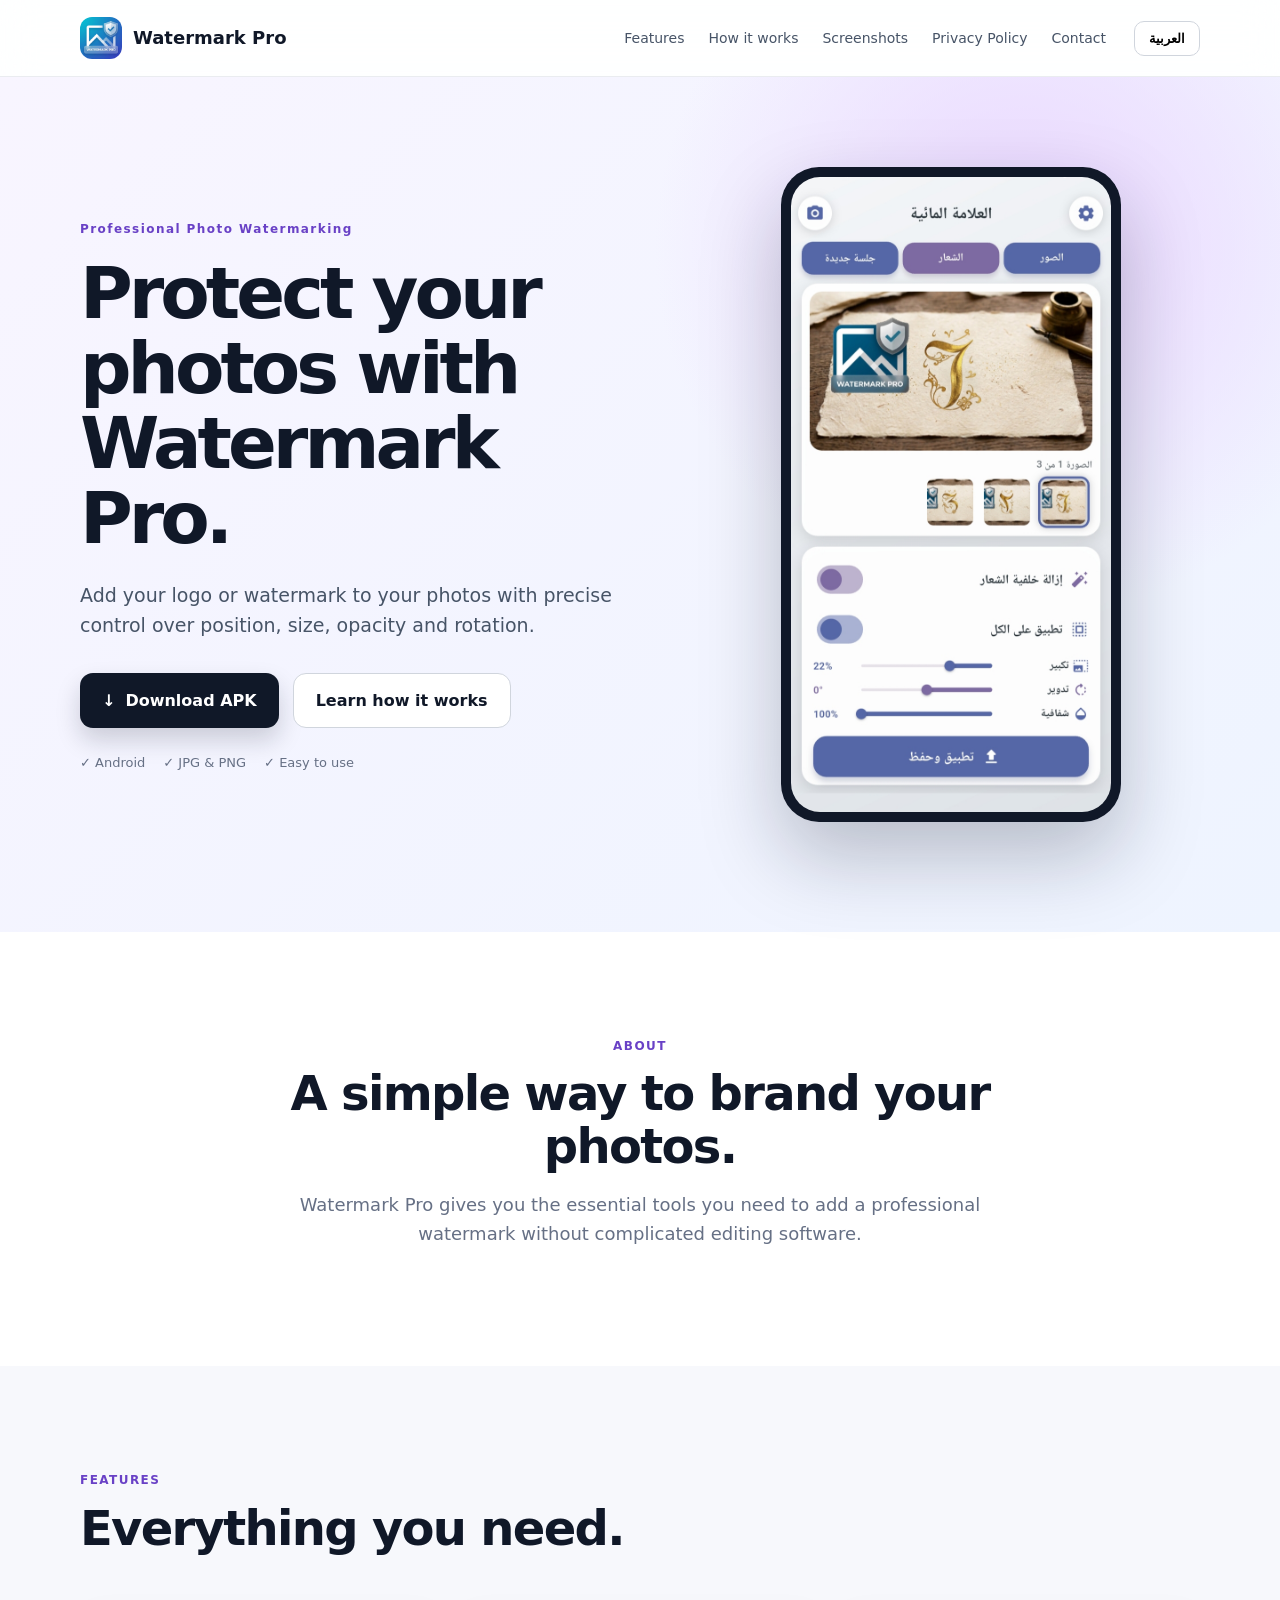
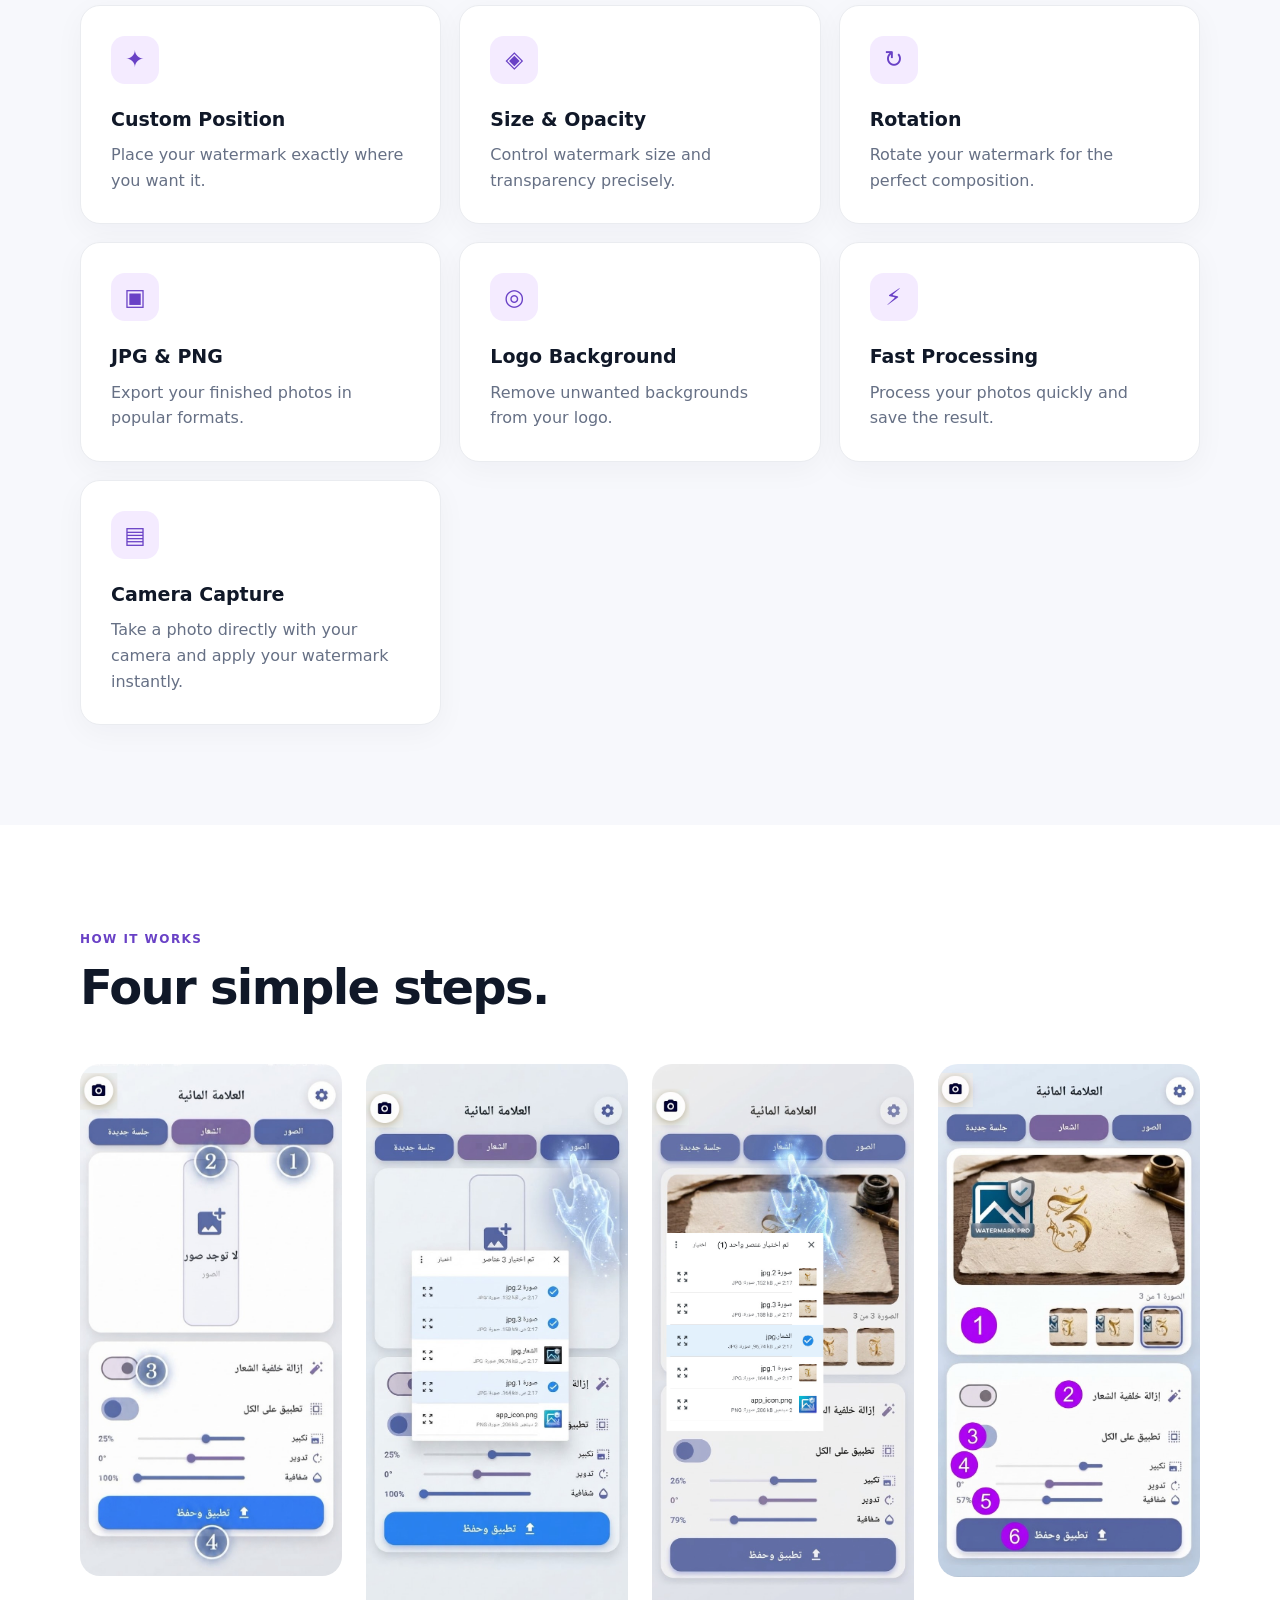
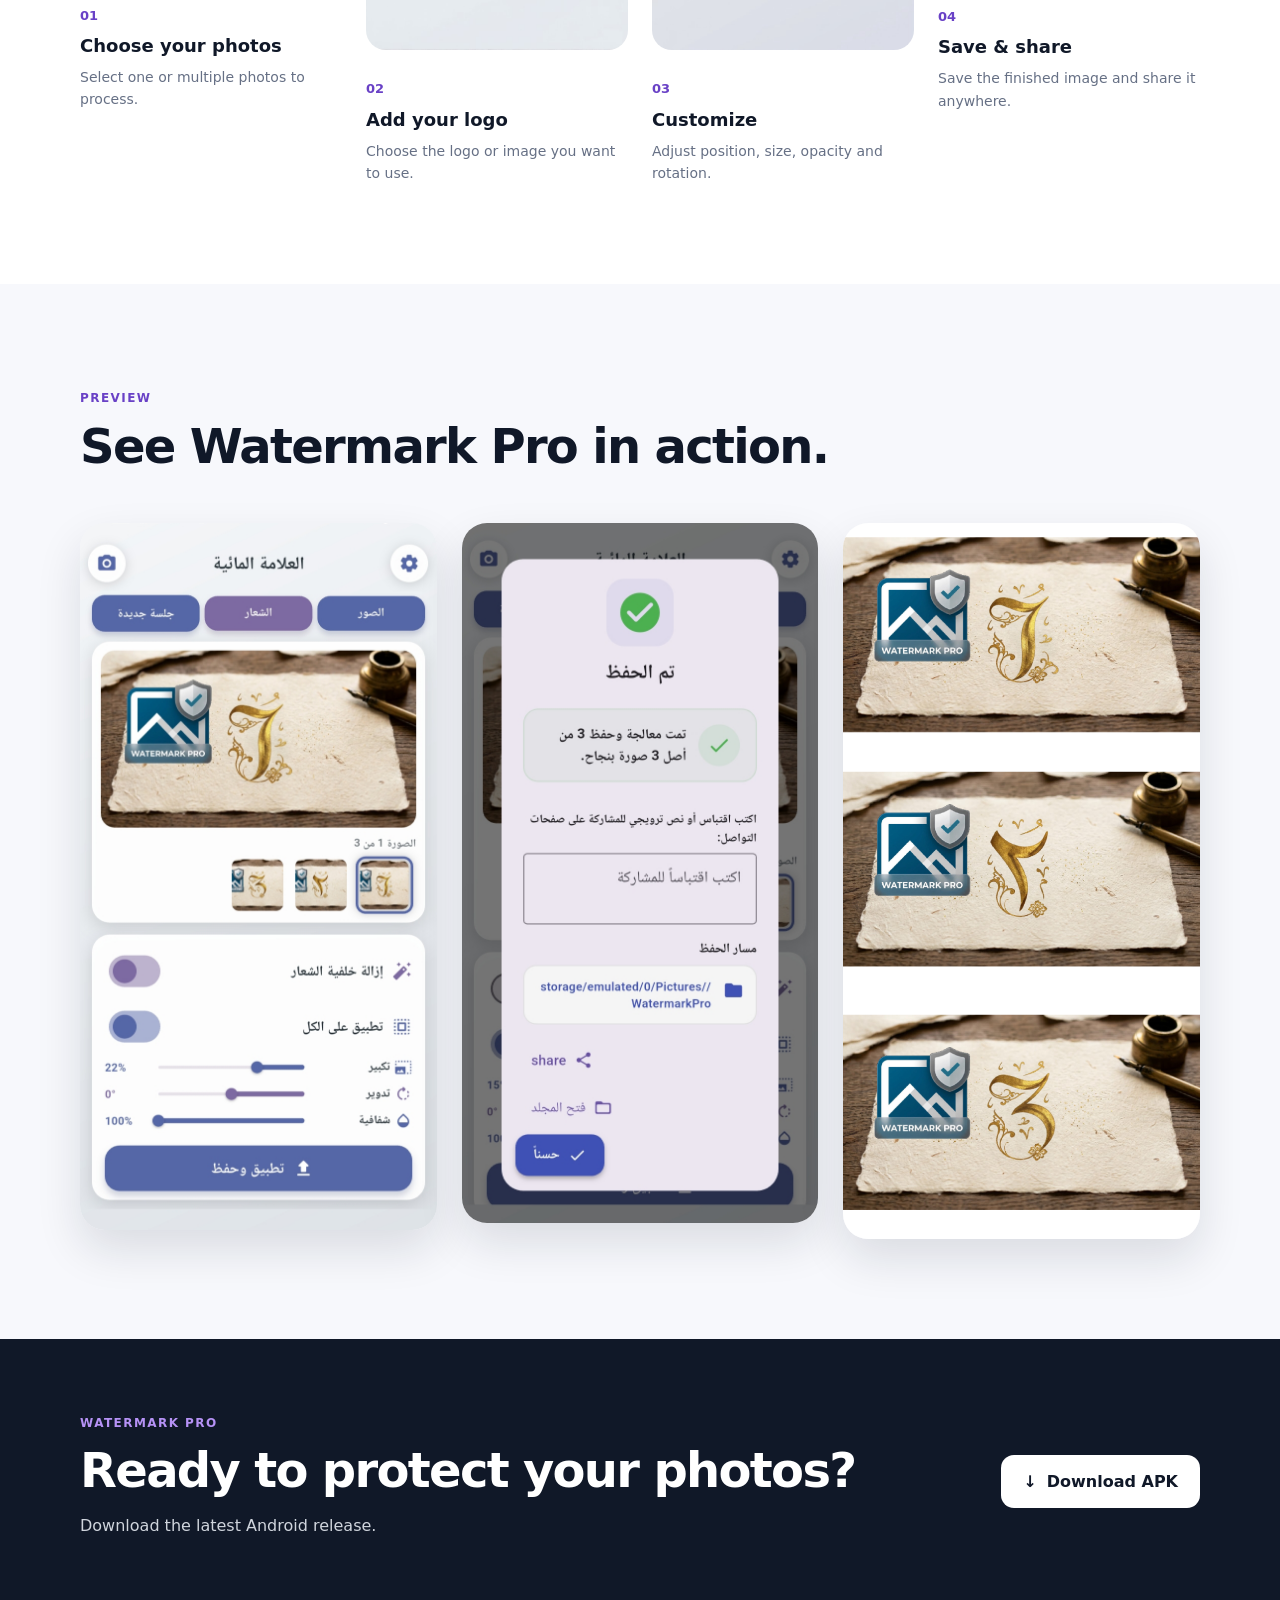
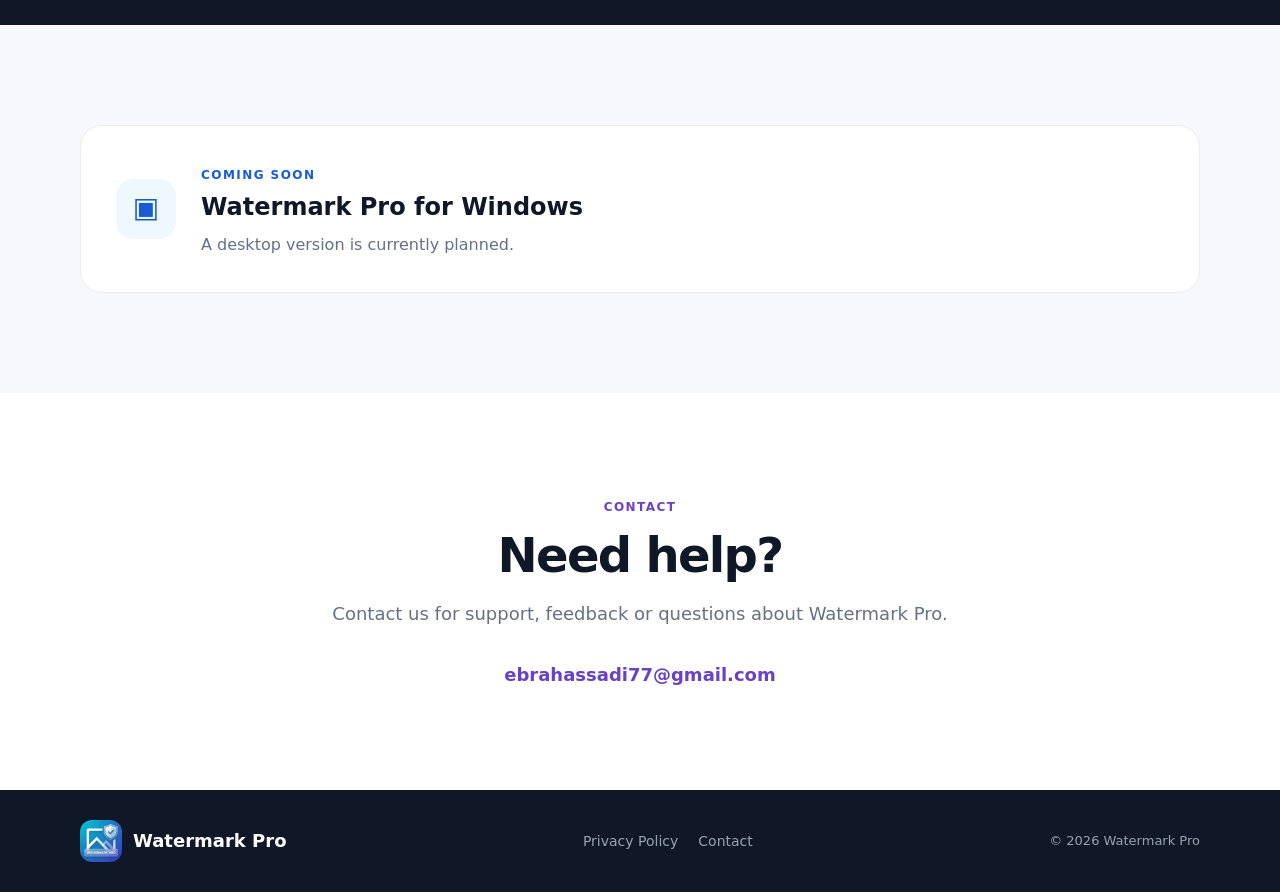
<file: index.html>
<!DOCTYPE html>
<html lang="en" dir="ltr">
<head>
<meta charset="UTF-8">
<meta name="viewport" content="width=device-width, initial-scale=1.0">
<meta name="theme-color" content="#101828">
<meta name="description" content="Watermark Pro — Add professional watermarks to your photos quickly and easily.">
<title>Watermark Pro</title>
<link rel="stylesheet" href="style.css">
</head>

<body>

<header class="header">
  <div class="container nav">
    <a class="brand" href="#">
      <img src="assets/icon.svg" alt="Watermark Pro">
      <span>Watermark Pro</span>
    </a>

    <nav>
      <a href="#features" data-i18n="nav_features">Features</a>
      <a href="#how" data-i18n="nav_how">How it works</a>
      <a href="#screenshots" data-i18n="nav_screens">Screenshots</a>
      <a href="privacy.html" data-i18n="nav_privacy">Privacy</a>
      <a href="#contact" data-i18n="nav_contact">Contact</a>
    </nav>

    <button id="languageBtn" class="language-btn">العربية</button>
  </div>
</header>

<main>

<section class="hero">
  <div class="container hero-grid">

    <div class="hero-content">
      <span class="badge" data-i18n="badge">Professional Photo Watermarking</span>

      <h1 data-i18n="hero_title">
        Protect your photos with Watermark Pro.
      </h1>

      <p data-i18n="hero_text">
        Add your logo or watermark to your photos with precise control over
        position, size, opacity and rotation.
      </p>

      <div class="hero-buttons">
        <a class="btn primary" href="https://github.com/Ebrahassad/watermark-pro-page/releases/download/v1.0.0/Watermark-Pro-Release.apk">
          <span>↓</span>
          <span data-i18n="download">Download APK</span>
        </a>

        <a class="btn secondary" href="#how" data-i18n="learn">
          Learn how it works
        </a>
      </div>

      <div class="trust">
        <span>✓ Android</span>
        <span>✓ JPG & PNG</span>
        <span>✓ Easy to use</span>
      </div>
    </div>

    <div class="hero-visual">
      <div class="phone">
        <img src="assets/images/screenshot-home.svg" alt="Watermark Pro preview">
      </div>
    </div>

  </div>
</section>

<section class="section intro">
  <div class="container narrow">
    <span class="section-label" data-i18n="about_label">ABOUT</span>
    <h2 data-i18n="about_title">A simple way to brand your photos.</h2>
    <p data-i18n="about_text">
      Watermark Pro gives you the essential tools you need to add a
      professional watermark without complicated editing software.
    </p>
  </div>
</section>

<section id="features" class="section">
  <div class="container">

    <div class="section-heading">
      <span class="section-label" data-i18n="features_label">FEATURES</span>
      <h2 data-i18n="features_title">Everything you need.</h2>
    </div>

    <div class="feature-grid">

      <article class="feature-card">
        <div class="feature-icon">✦</div>
        <h3 data-i18n="f1_title">Custom Position</h3>
        <p data-i18n="f1_text">Place your watermark exactly where you want it.</p>
      </article>

      <article class="feature-card">
        <div class="feature-icon">◈</div>
        <h3 data-i18n="f2_title">Size & Opacity</h3>
        <p data-i18n="f2_text">Control watermark size and transparency precisely.</p>
      </article>

      <article class="feature-card">
        <div class="feature-icon">↻</div>
        <h3 data-i18n="f3_title">Rotation</h3>
        <p data-i18n="f3_text">Rotate your watermark for the perfect composition.</p>
      </article>

      <article class="feature-card">
        <div class="feature-icon">▣</div>
        <h3 data-i18n="f4_title">JPG & PNG</h3>
        <p data-i18n="f4_text">Export your finished photos in popular formats.</p>
      </article>

      <article class="feature-card">
        <div class="feature-icon">◎</div>
        <h3 data-i18n="f5_title">Logo Background</h3>
        <p data-i18n="f5_text">Remove unwanted backgrounds from your logo.</p>
      </article>

      <article class="feature-card">
        <div class="feature-icon">⚡</div>
        <h3 data-i18n="f6_title">Fast Processing</h3>
        <p data-i18n="f6_text">Process your photos quickly and save the result.</p>
      </article>
      <article class="feature-card">
        <div class="feature-icon">▤</div>
        <h3 data-i18n="f7_title">Camera Capture</h3>
        <p data-i18n="f7_text">Take a photo directly with your camera and apply your watermark instantly.</p>
      </article>

    </div>
  </div>
</section>

<section id="how" class="section how">
  <div class="container">

    <div class="section-heading">
      <span class="section-label" data-i18n="how_label">HOW IT WORKS</span>
      <h2 data-i18n="how_title">Four simple steps.</h2>
    </div>

    <div class="steps">

      <div class="step">
        <img src="assets/images/step-1.svg" alt="">
        <span>01</span>
        <h3 data-i18n="s1_title">Choose your photos</h3>
        <p data-i18n="s1_text">Select one or multiple photos to process.</p>
      </div>

      <div class="step">
        <img src="assets/images/step-2.svg" alt="">
        <span>02</span>
        <h3 data-i18n="s2_title">Add your logo</h3>
        <p data-i18n="s2_text">Choose the logo or image you want to use.</p>
      </div>

      <div class="step">
        <img src="assets/images/step-3.svg" alt="">
        <span>03</span>
        <h3 data-i18n="s3_title">Customize</h3>
        <p data-i18n="s3_text">Adjust position, size, opacity and rotation.</p>
      </div>

      <div class="step">
        <img src="assets/images/step-4.svg" alt="">
        <span>04</span>
        <h3 data-i18n="s4_title">Save & share</h3>
        <p data-i18n="s4_text">Save the finished image and share it anywhere.</p>
      </div>

    </div>
  </div>
</section>

<section id="screenshots" class="section screenshots">
  <div class="container">

    <div class="section-heading">
      <span class="section-label" data-i18n="screens_label">PREVIEW</span>
      <h2 data-i18n="screens_title">See Watermark Pro in action.</h2>
    </div>

    <div class="gallery">
      <img src="assets/images/screenshot-home.svg" alt="">
      <img src="assets/images/screenshot-editor.svg" alt="">
      <img src="assets/images/screenshot-result.svg" alt="">
    </div>

  </div>
</section>

<section class="download-section">
  <div class="container download-box">
    <div>
      <span class="section-label">WATERMARK PRO</span>
      <h2 data-i18n="download_title">Ready to protect your photos?</h2>
      <p data-i18n="download_text">Download the latest Android release.</p>
    </div>

    <a class="btn white" href="https://github.com/Ebrahassad/watermark-pro-page/releases/download/v1.0.0/Watermark-Pro-Release.apk">
      ↓ <span data-i18n="download">Download APK</span>
    </a>
  </div>
</section>

<section class="section windows">
  <div class="container">
    <div class="windows-card">
      <div class="windows-icon">▣</div>
      <div>
        <span class="coming" data-i18n="coming">COMING SOON</span>
        <h2>Watermark Pro for Windows</h2>
        <p data-i18n="windows_text">
          A desktop version is currently planned.
        </p>
      </div>
    </div>
  </div>
</section>

<section id="contact" class="section contact">
  <div class="container narrow">
    <span class="section-label" data-i18n="contact_label">CONTACT</span>
    <h2 data-i18n="contact_title">Need help?</h2>
    <p data-i18n="contact_text">
      Contact us for support, feedback or questions about Watermark Pro.
    </p>

    <a class="email" href="mailto:ebrahassadi77@gmail.com">
      ebrahassadi77@gmail.com
    </a>
  </div>
</section>

</main>

<footer>
  <div class="container footer-content">
    <div class="brand footer-brand">
      <img src="assets/icon.svg" alt="">
      <span>Watermark Pro</span>
    </div>

    <div class="footer-links">
      <a href="privacy.html" data-i18n="nav_privacy">Privacy Policy</a>
      <a href="mailto:ebrahassadi77@gmail.com" data-i18n="nav_contact">Contact</a>
    </div>

    <p>© 2026 Watermark Pro</p>
  </div>
</footer>

<script src="script.js"></script>
</body>
</html>
</file>
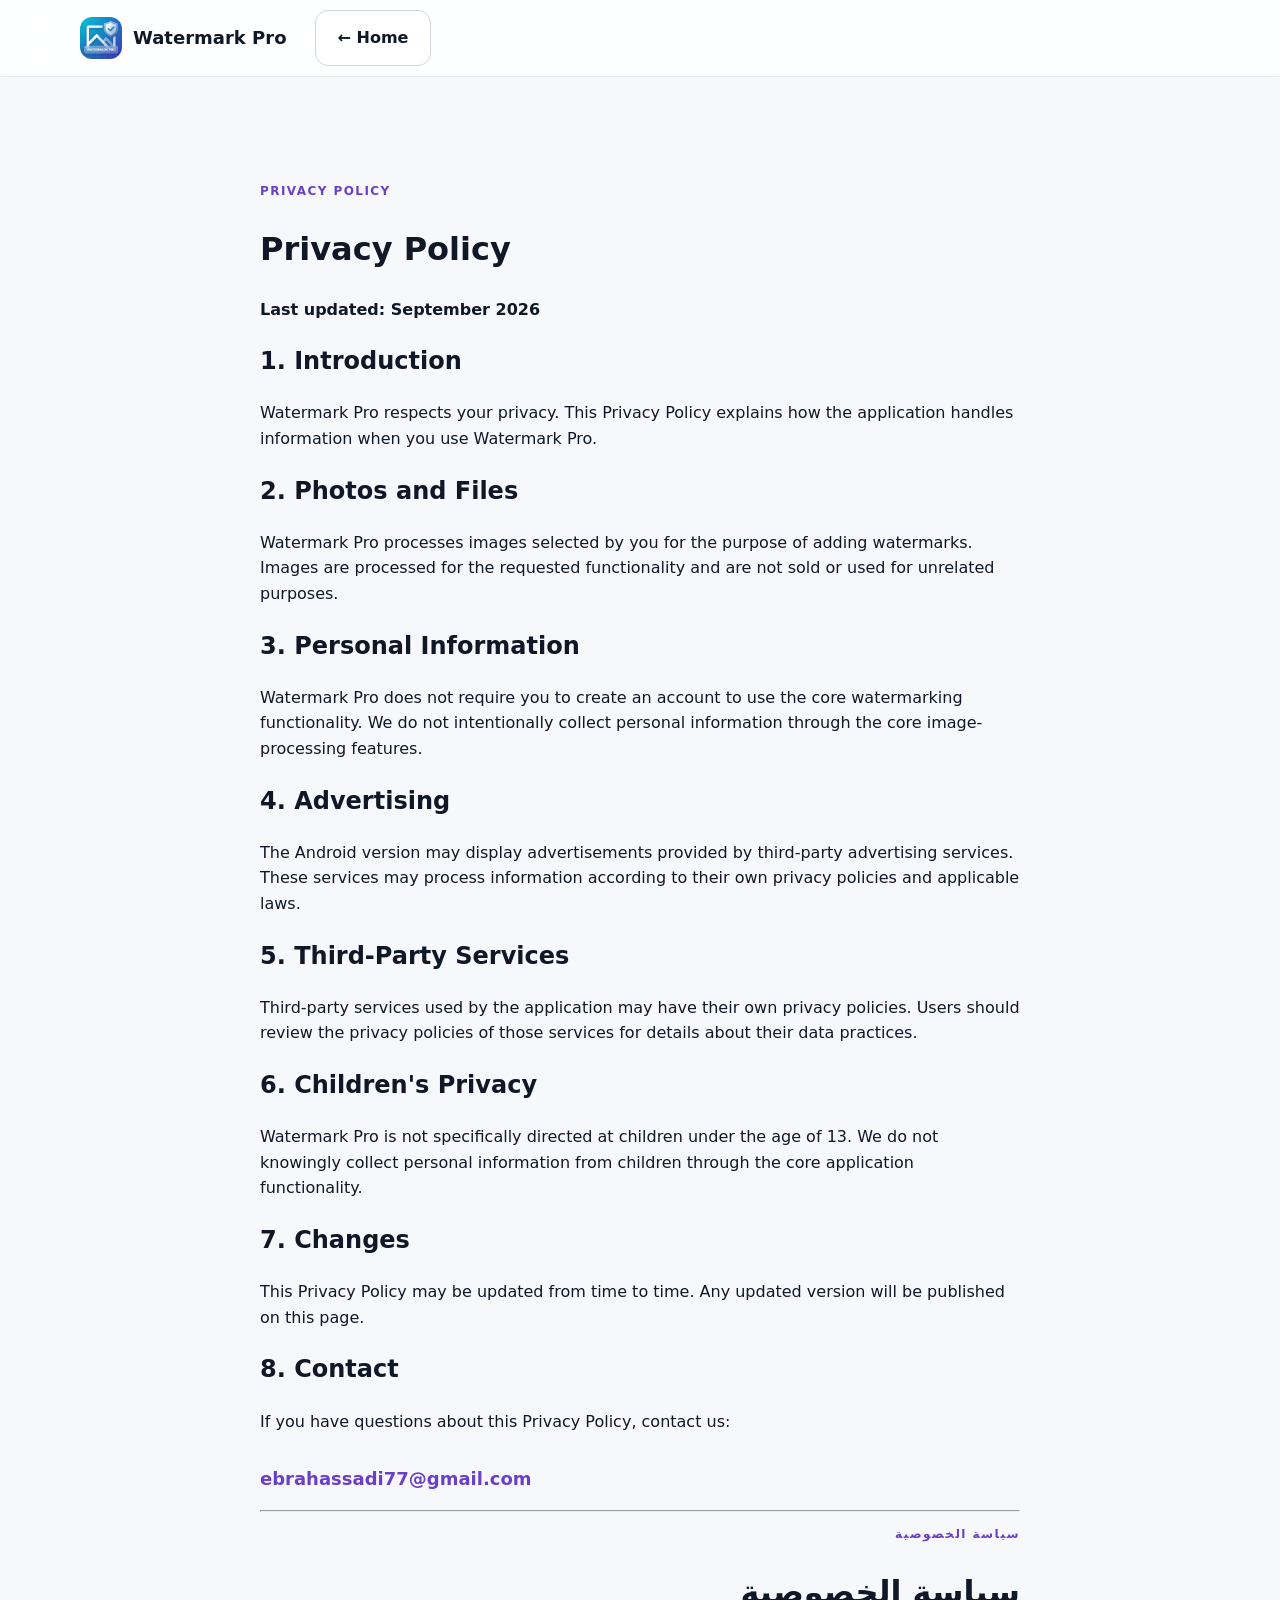
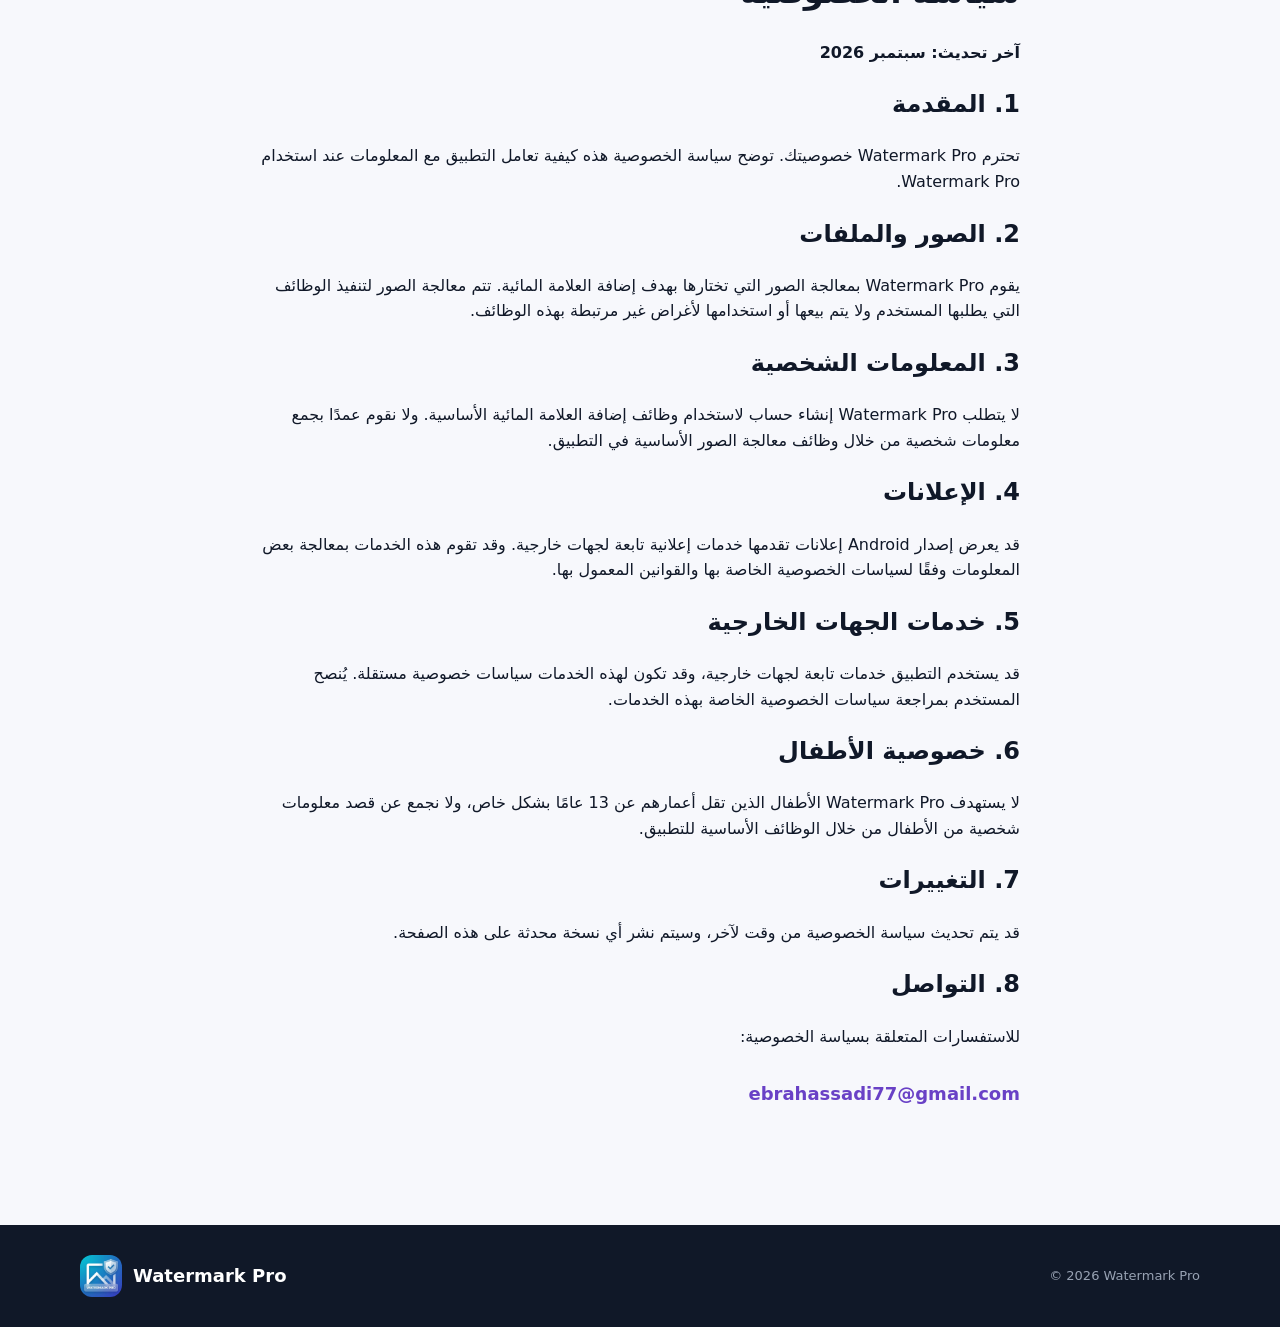
<file: privacy.html>
<!DOCTYPE html>
<html lang="en" dir="ltr">
<head>
<meta charset="UTF-8">
<meta name="viewport" content="width=device-width, initial-scale=1.0">
<meta name="description" content="Watermark Pro Privacy Policy">
<title>Privacy Policy — Watermark Pro</title>
<link rel="stylesheet" href="style.css">
</head>
<body>

<header class="header">
<div class="container nav">
<a class="brand" href="index.html">
<img src="assets/icon.svg" alt="">
<span>Watermark Pro</span>
</a>
<a class="btn secondary" href="index.html">← Home</a>
</div>
</header>

<main class="section">
<div class="container narrow">

<span class="section-label">PRIVACY POLICY</span>
<h1>Privacy Policy</h1>

<p><strong>Last updated: September 2026</strong></p>

<h2>1. Introduction</h2>
<p>
Watermark Pro respects your privacy. This Privacy Policy explains how the
application handles information when you use Watermark Pro.
</p>

<h2>2. Photos and Files</h2>
<p>
Watermark Pro processes images selected by you for the purpose of adding
watermarks. Images are processed for the requested functionality and are not
sold or used for unrelated purposes.
</p>

<h2>3. Personal Information</h2>
<p>
Watermark Pro does not require you to create an account to use the core
watermarking functionality. We do not intentionally collect personal
information through the core image-processing features.
</p>

<h2>4. Advertising</h2>
<p>
The Android version may display advertisements provided by third-party
advertising services. These services may process information according to
their own privacy policies and applicable laws.
</p>

<h2>5. Third-Party Services</h2>
<p>
Third-party services used by the application may have their own privacy
policies. Users should review the privacy policies of those services for
details about their data practices.
</p>

<h2>6. Children's Privacy</h2>
<p>
Watermark Pro is not specifically directed at children under the age of 13.
We do not knowingly collect personal information from children through the
core application functionality.
</p>

<h2>7. Changes</h2>
<p>
This Privacy Policy may be updated from time to time. Any updated version
will be published on this page.
</p>

<h2>8. Contact</h2>
<p>
If you have questions about this Privacy Policy, contact us:
</p>

<p>
<a class="email" href="mailto:ebrahassadi77@gmail.com">
ebrahassadi77@gmail.com
</a>
</p>

<hr>

<div dir="rtl">

<span class="section-label">سياسة الخصوصية</span>
<h1>سياسة الخصوصية</h1>

<p><strong>آخر تحديث: سبتمبر 2026</strong></p>

<h2>1. المقدمة</h2>
<p>
تحترم Watermark Pro خصوصيتك. توضح سياسة الخصوصية هذه كيفية تعامل التطبيق
مع المعلومات عند استخدام Watermark Pro.
</p>

<h2>2. الصور والملفات</h2>
<p>
يقوم Watermark Pro بمعالجة الصور التي تختارها بهدف إضافة العلامة المائية.
تتم معالجة الصور لتنفيذ الوظائف التي يطلبها المستخدم ولا يتم بيعها أو
استخدامها لأغراض غير مرتبطة بهذه الوظائف.
</p>

<h2>3. المعلومات الشخصية</h2>
<p>
لا يتطلب Watermark Pro إنشاء حساب لاستخدام وظائف إضافة العلامة المائية
الأساسية. ولا نقوم عمدًا بجمع معلومات شخصية من خلال وظائف معالجة الصور
الأساسية في التطبيق.
</p>

<h2>4. الإعلانات</h2>
<p>
قد يعرض إصدار Android إعلانات تقدمها خدمات إعلانية تابعة لجهات خارجية.
وقد تقوم هذه الخدمات بمعالجة بعض المعلومات وفقًا لسياسات الخصوصية الخاصة
بها والقوانين المعمول بها.
</p>

<h2>5. خدمات الجهات الخارجية</h2>
<p>
قد يستخدم التطبيق خدمات تابعة لجهات خارجية، وقد تكون لهذه الخدمات سياسات
خصوصية مستقلة. يُنصح المستخدم بمراجعة سياسات الخصوصية الخاصة بهذه الخدمات.
</p>

<h2>6. خصوصية الأطفال</h2>
<p>
لا يستهدف Watermark Pro الأطفال الذين تقل أعمارهم عن 13 عامًا بشكل خاص،
ولا نجمع عن قصد معلومات شخصية من الأطفال من خلال الوظائف الأساسية للتطبيق.
</p>

<h2>7. التغييرات</h2>
<p>
قد يتم تحديث سياسة الخصوصية من وقت لآخر، وسيتم نشر أي نسخة محدثة على هذه
الصفحة.
</p>

<h2>8. التواصل</h2>
<p>للاستفسارات المتعلقة بسياسة الخصوصية:</p>

<p>
<a class="email" href="mailto:ebrahassadi77@gmail.com">
ebrahassadi77@gmail.com
</a>
</p>

</div>

</div>
</main>

<footer>
<div class="container footer-content">
<div class="brand footer-brand">
<img src="assets/icon.svg" alt="">
<span>Watermark Pro</span>
</div>
<p>© 2026 Watermark Pro</p>
</div>
</footer>

</body>
</html>
</file>
<file: style.css>
*{box-sizing:border-box}
html{scroll-behavior:smooth}
body{
margin:0;
font-family:Inter,system-ui,-apple-system,BlinkMacSystemFont,"Segoe UI",sans-serif;
background:#f7f8fc;
color:#101828;
line-height:1.6
}
a{text-decoration:none;color:inherit}
.container{width:min(1120px,calc(100% - 40px));margin:auto}
.narrow{max-width:760px}
.header{
position:sticky;
top:0;
z-index:20;
background:rgba(255,255,255,.88);
backdrop-filter:blur(18px);
border-bottom:1px solid #eaecf0
}
.nav{
height:76px;
display:flex;
align-items:center;
gap:28px
}
.brand{display:flex;align-items:center;gap:11px;font-weight:800;font-size:18px}
.brand img{width:42px;height:42px;border-radius:12px}
nav{display:flex;gap:24px;margin-left:auto}
nav a,.footer-links a{font-size:14px;color:#475467}
nav a:hover,.footer-links a:hover{color:#101828}
.language-btn{
border:1px solid #d0d5dd;
background:white;
padding:9px 14px;
border-radius:10px;
font-weight:700;
cursor:pointer
}
.hero{
padding:90px 0 110px;
background:
radial-gradient(circle at 80% 20%,#e9d5ff 0,transparent 30%),
linear-gradient(135deg,#f8f5ff,#eef4ff)
}
.hero-grid{display:grid;grid-template-columns:1.05fr .95fr;align-items:center;gap:70px}
.badge,.section-label,.coming{
display:inline-block;
font-size:12px;
font-weight:800;
letter-spacing:.12em;
color:#6941c6
}
.hero h1{
font-size:clamp(44px,6vw,72px);
line-height:1.04;
letter-spacing:-.055em;
margin:16px 0 24px
}
.hero p{font-size:19px;color:#475467;max-width:650px}
.hero-buttons{display:flex;gap:14px;margin-top:32px;flex-wrap:wrap}
.btn{
display:inline-flex;
align-items:center;
justify-content:center;
gap:10px;
padding:14px 22px;
border-radius:13px;
font-weight:800;
transition:.2s;
cursor:pointer
}
.btn:hover{transform:translateY(-2px)}
.primary{background:#101828;color:white;box-shadow:0 12px 25px rgba(16,24,40,.18)}
.secondary{background:white;border:1px solid #d0d5dd}
.white{background:white;color:#101828}
.trust{display:flex;gap:18px;margin-top:25px;color:#667085;font-size:13px;flex-wrap:wrap}
.hero-visual{display:flex;justify-content:center}
.phone{
width:min(340px,80vw);
padding:10px;
background:#101828;
border-radius:38px;
box-shadow:0 35px 80px rgba(16,24,40,.25)
}
.phone img{width:100%;display:block;border-radius:29px}
.section{padding:100px 0}
.intro{text-align:center;background:white}
.section-heading{margin-bottom:50px}
.section-heading h2,.intro h2,.contact h2,.download-box h2{
font-size:clamp(32px,4vw,48px);
line-height:1.1;
letter-spacing:-.035em;
margin:10px 0 15px
}
.intro p,.contact p{font-size:18px;color:#667085}
.feature-grid{
display:grid;
grid-template-columns:repeat(3,1fr);
gap:18px
}
.feature-card{
background:white;
border:1px solid #eaecf0;
border-radius:20px;
padding:30px;
box-shadow:0 8px 30px rgba(16,24,40,.04)
}
.feature-icon{
width:48px;height:48px;
display:grid;place-items:center;
background:#f4ebff;
color:#6941c6;
border-radius:14px;
font-size:23px;
margin-bottom:20px
}
.feature-card h3{margin:0 0 8px;font-size:19px}
.feature-card p{margin:0;color:#667085}
.how{background:white}
.steps{display:grid;grid-template-columns:repeat(4,1fr);gap:24px}
.step img{width:100%;border-radius:20px;margin-bottom:18px}
.step>span{color:#6941c6;font-weight:900;font-size:13px}
.step h3{margin:5px 0;font-size:18px}
.step p{margin:0;color:#667085;font-size:14px}
.gallery{display:grid;grid-template-columns:repeat(3,1fr);gap:25px;align-items:start}
.gallery img{
width:100%;
border-radius:25px;
box-shadow:0 20px 45px rgba(16,24,40,.12)
}
.download-section{
padding:70px 0;
background:#101828;
color:white
}
.download-box{
display:flex;
align-items:center;
justify-content:space-between;
gap:30px
}
.download-box .section-label{color:#b692f6}
.download-box p{color:#d0d5dd}
.windows{background:#f7f8fc}
.windows-card{
display:flex;
align-items:center;
gap:25px;
padding:35px;
background:white;
border:1px solid #eaecf0;
border-radius:22px
}
.windows-icon{
width:60px;height:60px;
display:grid;place-items:center;
border-radius:17px;
background:#eff8ff;
color:#175cd3;
font-size:28px
}
.windows-card h2{margin:2px 0 5px}
.windows-card p{margin:0;color:#667085}
.coming{color:#175cd3}
.contact{text-align:center;background:white}
.email{
display:inline-block;
margin-top:15px;
font-weight:800;
font-size:18px;
color:#6941c6
}
footer{background:#101828;color:#98a2b3;padding:30px 0}
.footer-content{
display:flex;
align-items:center;
justify-content:space-between;
gap:20px
}
.footer-brand{color:white}
.footer-links{display:flex;gap:20px}
.footer-links a{color:#98a2b3}
footer p{margin:0;font-size:13px}
[dir=rtl] nav{margin-left:0;margin-right:auto}
[dir=rtl] .hero{text-align:right}
[dir=rtl] .trust{justify-content:flex-start}
@media(max-width:850px){
nav{display:none}
.hero-grid{grid-template-columns:1fr;gap:45px}
.hero{text-align:center}
.hero p{margin-left:auto;margin-right:auto}
.hero-buttons,.trust{justify-content:center}
.feature-grid{grid-template-columns:repeat(2,1fr)}
.steps{grid-template-columns:repeat(2,1fr)}
.gallery{grid-template-columns:1fr}
.download-box{flex-direction:column;align-items:flex-start}
.footer-content{flex-direction:column;align-items:flex-start}
}
@media(max-width:560px){
.container{width:min(100% - 28px,1120px)}
.nav{height:68px}
.feature-grid,.steps{grid-template-columns:1fr}
.section{padding:70px 0}
.hero{padding:65px 0 80px}
.hero h1{font-size:43px}
.windows-card{align-items:flex-start}
}
</file>
